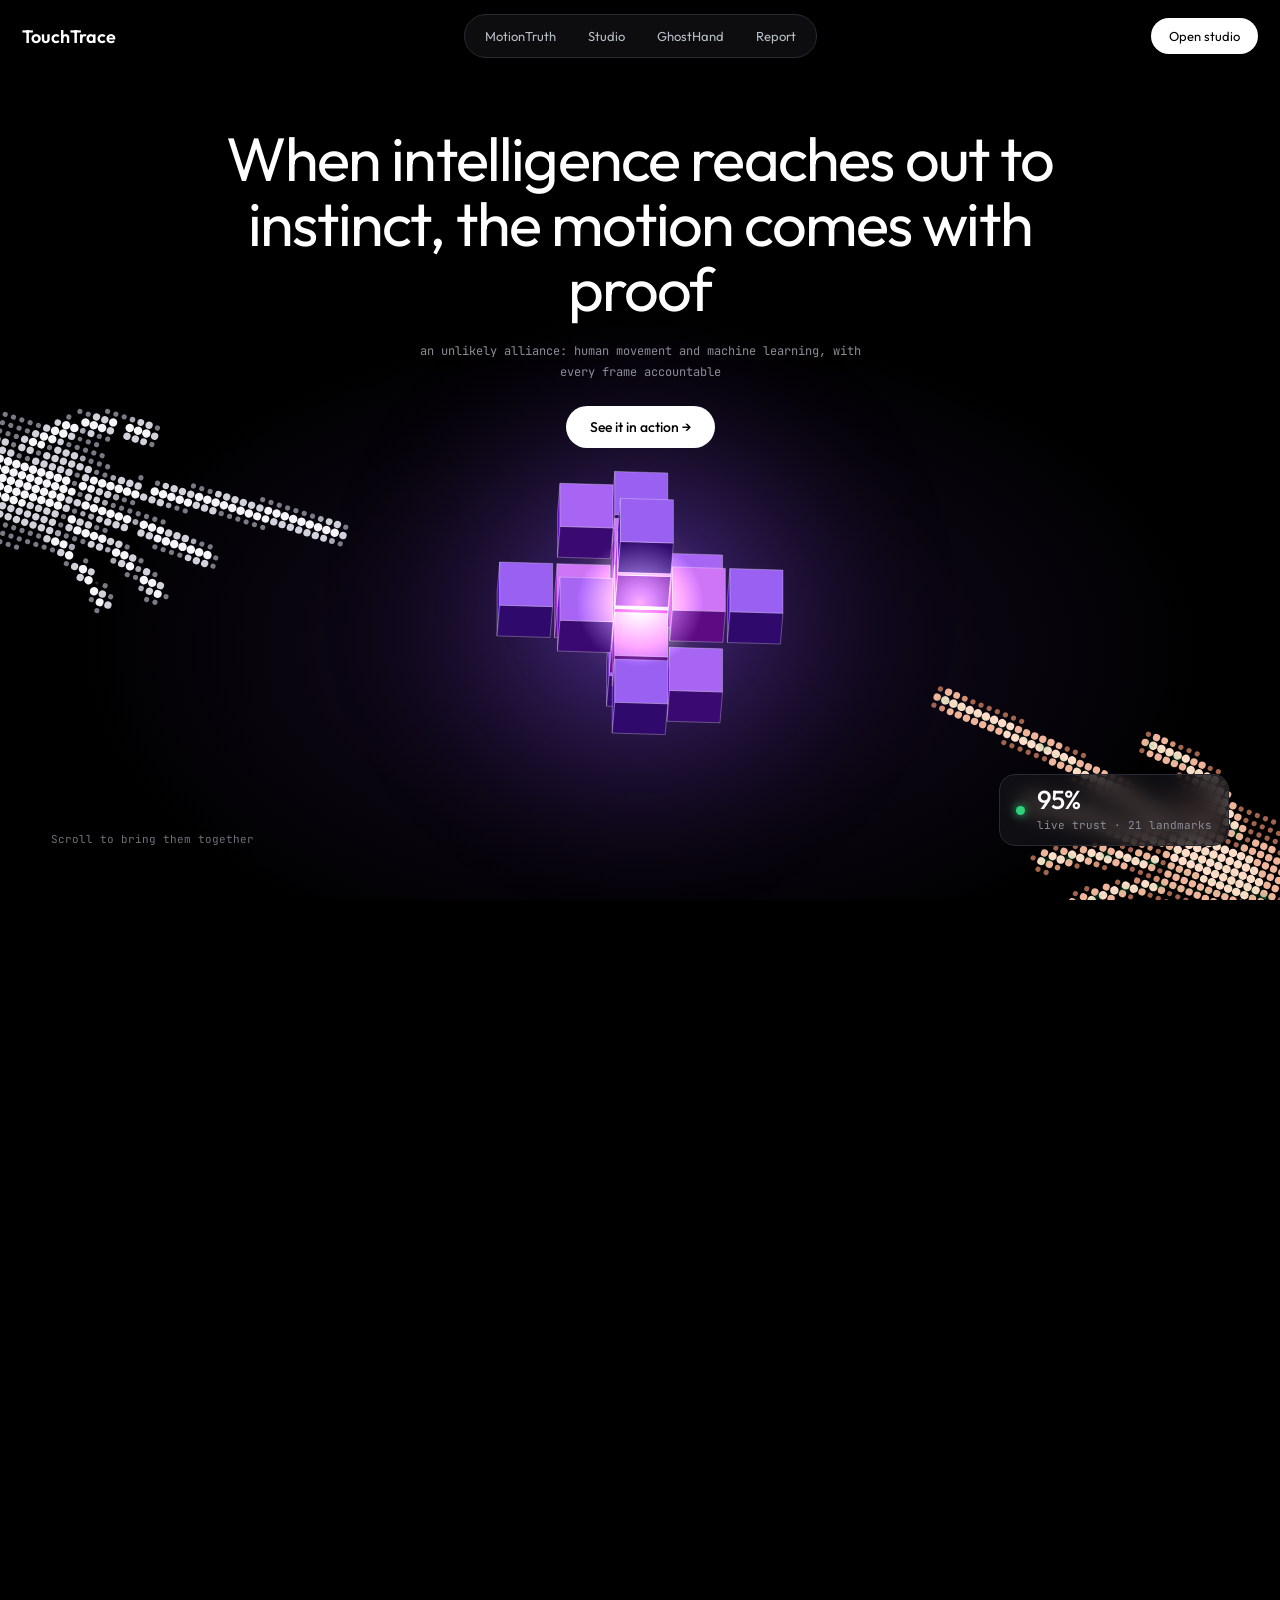
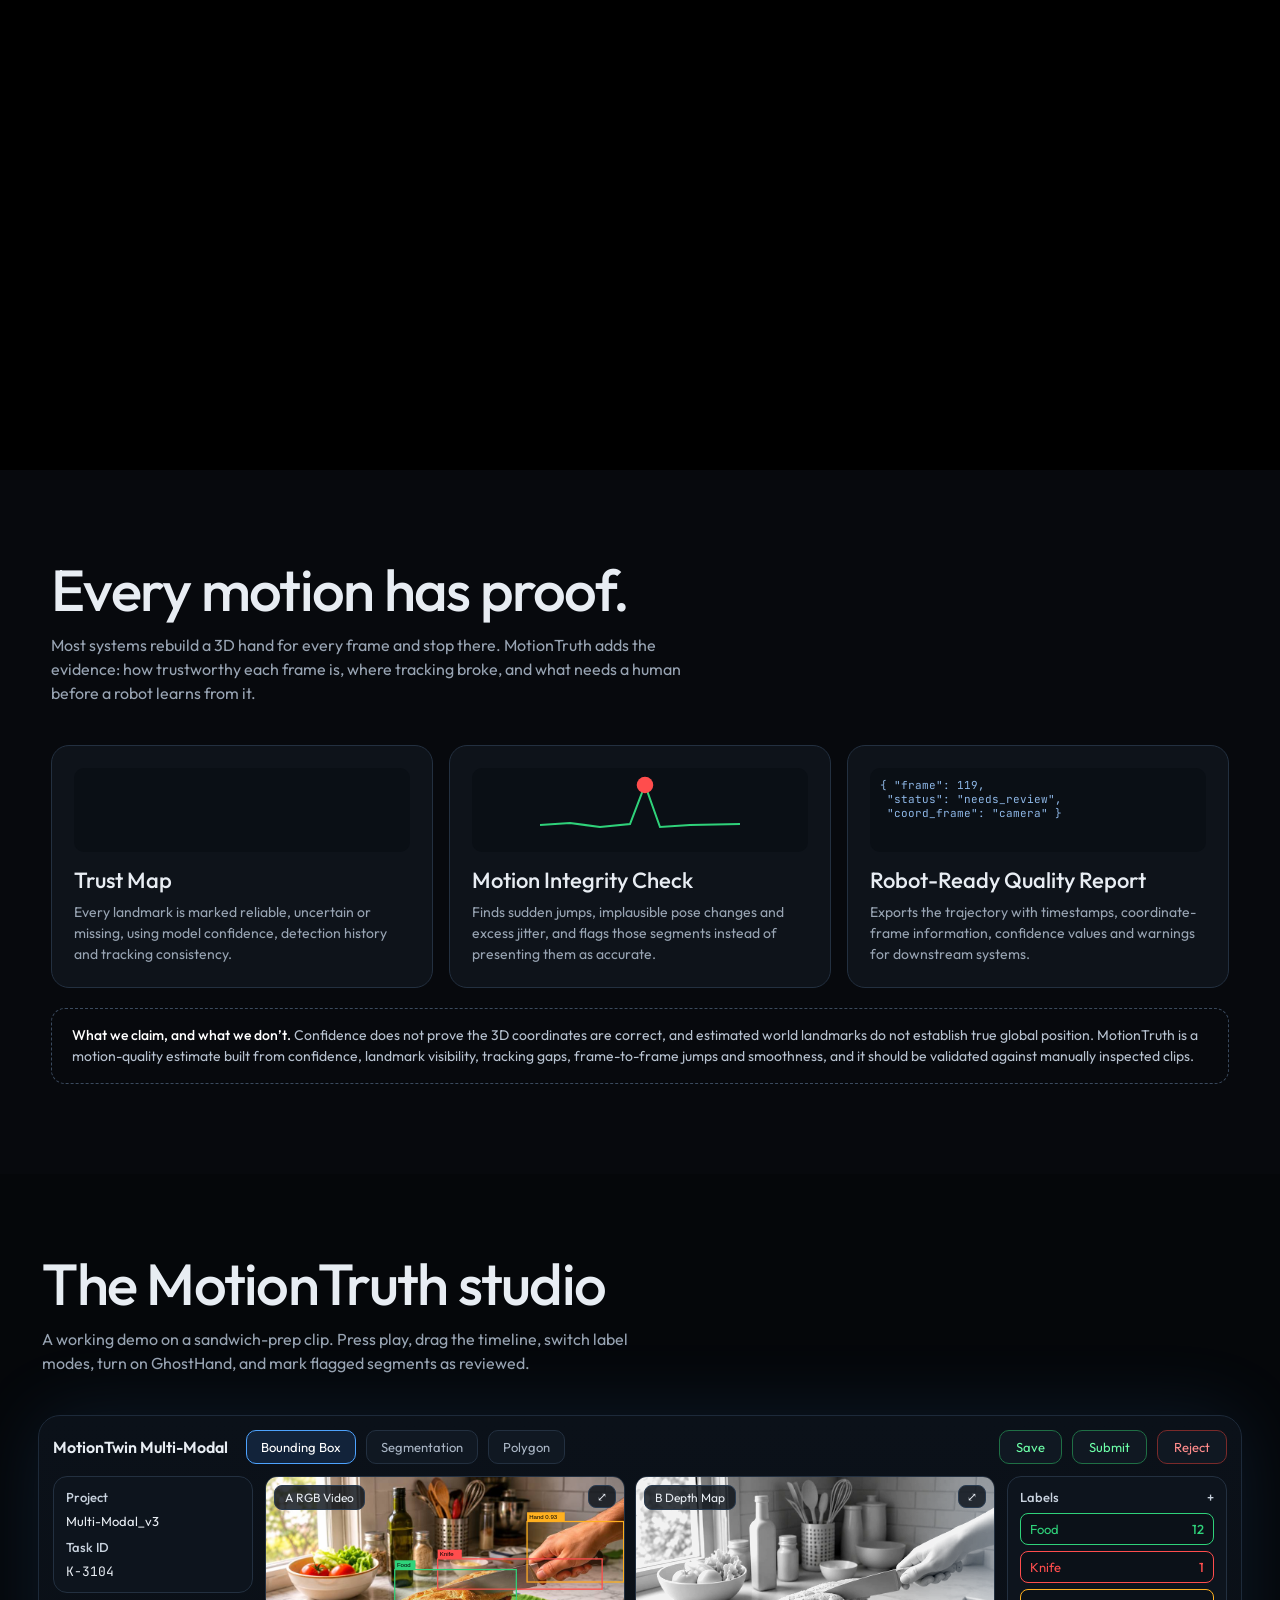
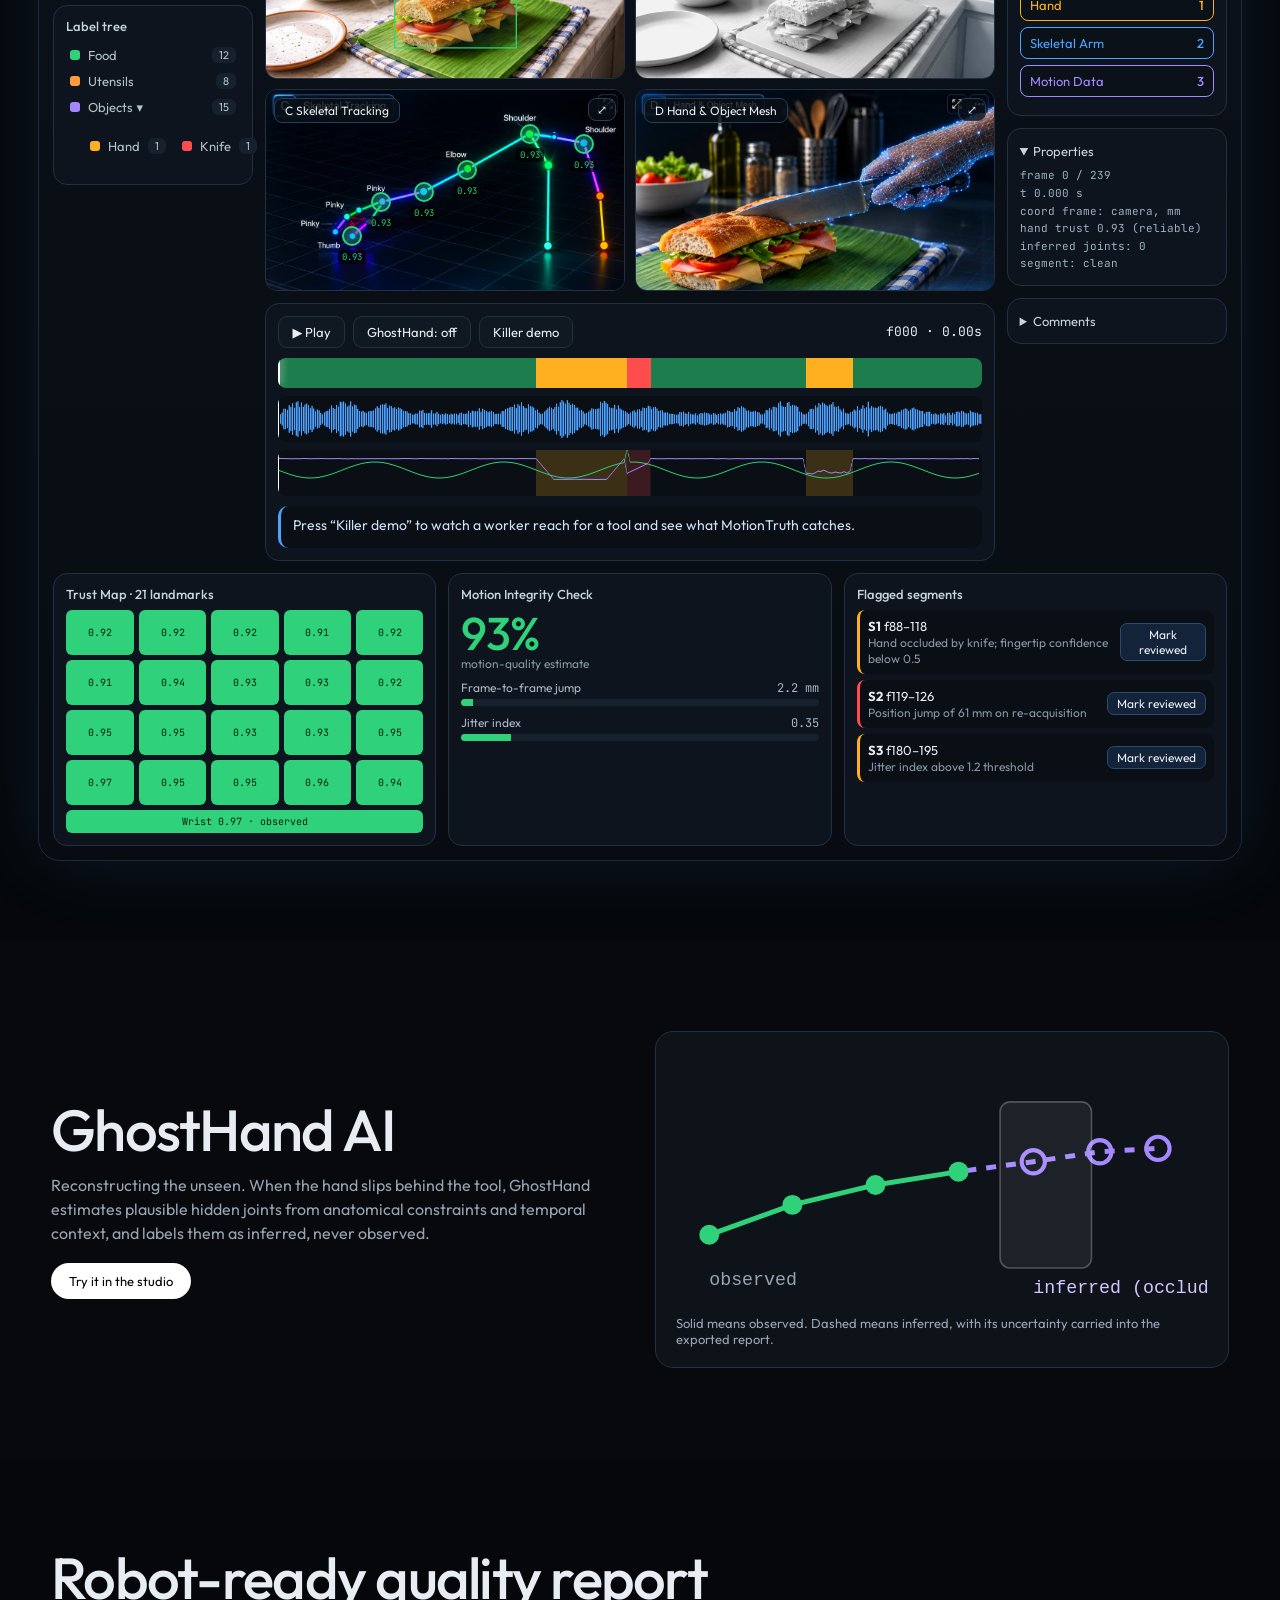
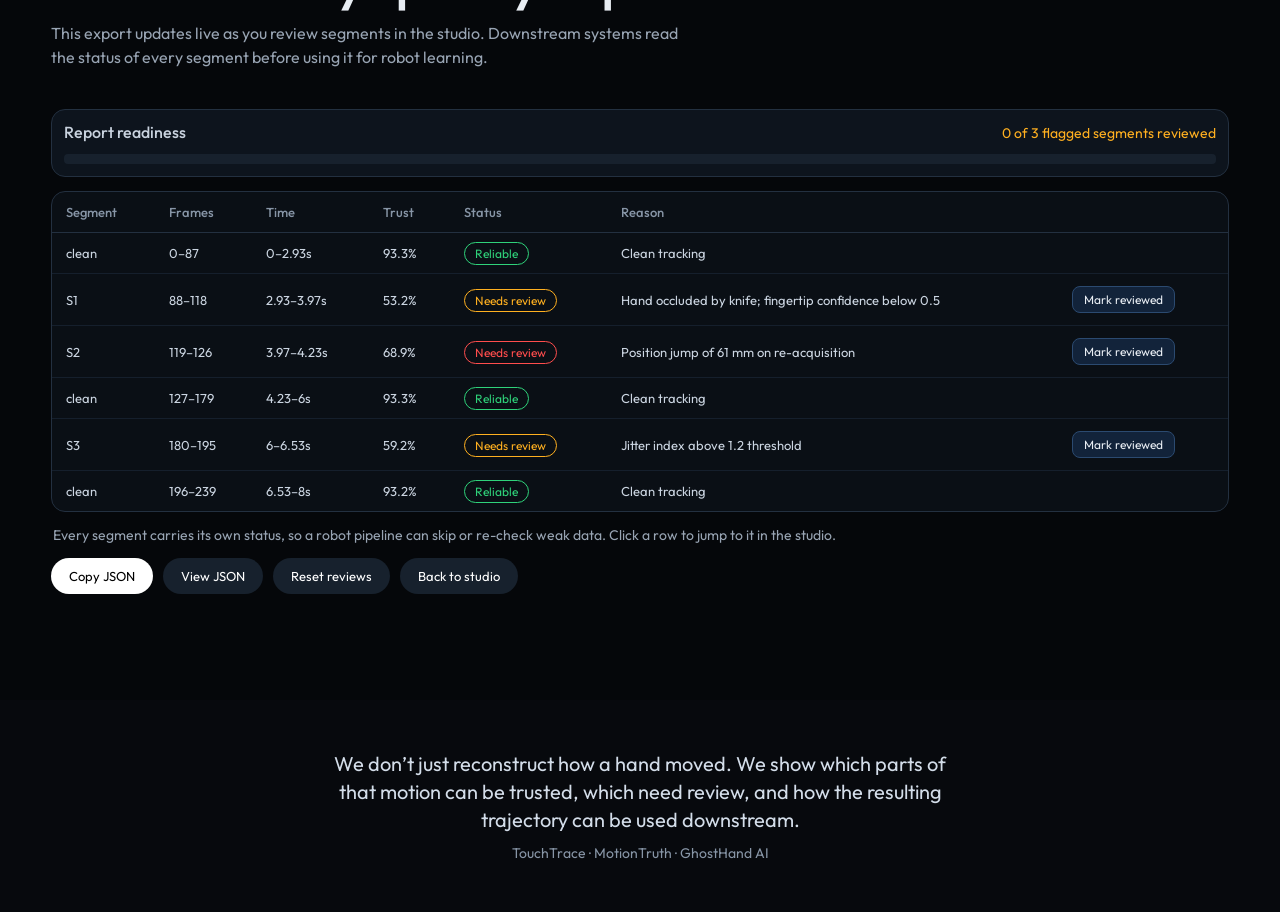
<file: index.html>
<!DOCTYPE html>
<html lang="en"><head><meta charset="utf-8">
<meta name="viewport" content="width=device-width, initial-scale=1, viewport-fit=cover">
<title>TouchTrace — Every motion has proof</title>
<link href="https://fonts.googleapis.com/css2?family=Outfit:wght@300;400;500;600&family=JetBrains+Mono:wght@400;500&display=swap" rel="stylesheet">
<style>
:root{--paper:#eceff1;--ink:#12161b;--mut:#6b7480;--night:#07090d;--panel:#0e131a;--line:#233040;--ok:#2fd27a;--unc:#ffb020;--bad:#ff4d4d;--ghost:#a587ff;--blue:#4da3ff;--f:'Outfit',system-ui,sans-serif;--m:'JetBrains Mono',ui-monospace,monospace;box-sizing:border-box;padding-top:env(safe-area-inset-top,0px);padding-bottom:env(safe-area-inset-bottom,0px);color-scheme:dark}
*{box-sizing:border-box}html{scroll-behavior:smooth;scroll-padding-top:70px}
body{margin:0;background:#000;color:#e8edf3;font-family:var(--f);overflow-x:hidden}
a{color:inherit;text-decoration:none}button{font:inherit;cursor:pointer;color:inherit}
:focus-visible{outline:2px solid var(--blue);outline-offset:2px}
.nav{position:fixed;top:env(safe-area-inset-top,0px);left:0;right:0;z-index:30;display:grid;grid-template-columns:1fr auto 1fr;align-items:center;gap:18px;padding:14px 22px}
.nav b{font-weight:600;font-size:18px;color:#fff}.nav nav{display:flex;gap:2px;background:rgba(18,18,22,.72);border:1px solid #2a2a31;backdrop-filter:blur(12px);padding:5px;border-radius:99px}
.nav nav a{padding:8px 15px;border-radius:99px;font-size:13px;color:#b8bcc6}.nav nav a:hover{background:#26262d;color:#fff}
.pill{background:#fff;color:#000;padding:10px 18px;border-radius:99px;font-size:13px;display:inline-block;border:0}.nav .pill{justify-self:end}
@media(max-width:720px){.nav nav{display:none}.nav{grid-template-columns:1fr auto}}
#hero{height:230vh;position:relative;background:#000}.stick{position:sticky;top:0;height:100vh;overflow:hidden;background:radial-gradient(55% 45% at 50% 72%,#1a0d2e 0,#07040c 55%,#000 80%)}
#hc{position:absolute;inset:0;width:100%;height:100%}
.head{position:absolute;left:0;right:0;top:14vh;text-align:center;padding:0 20px;z-index:2}
h1{margin:0 auto;font-weight:400;font-size:clamp(30px,4.8vw,64px);letter-spacing:-.03em;line-height:1.06;color:#fff;max-width:880px}
.head .mono{margin:20px auto 0;max-width:460px;color:#8d8d99;font-family:var(--m);font-size:12px;line-height:1.7}
.see{display:inline-block;margin-top:24px;background:#fff;color:#000;border-radius:99px;padding:12px 24px;font-size:14px;font-weight:500}.see:hover{background:#e3d9ff}
.hint{position:absolute;left:4vw;bottom:6vh;font-family:var(--m);font-size:11px;color:#6f6f7c;z-index:2}
.live{position:absolute;right:4vw;bottom:6vh;z-index:2;display:flex;gap:12px;align-items:center;background:rgba(20,20,26,.7);border:1px solid #2a2a33;backdrop-filter:blur(10px);border-radius:16px;padding:12px 16px}
.live b{font-size:26px;font-weight:500;letter-spacing:-.03em;display:block;line-height:1}.live small{color:#8d8d99;font-size:11px;font-family:var(--m)}
.live .d{width:9px;height:9px;border-radius:50%;background:var(--ok);box-shadow:0 0 10px var(--ok)}
@media(max-width:720px){.hint{display:none}.live{left:50%;right:auto;translate:-50% 0}}
section.dk{background:var(--night);color:#e8edf3;padding:90px 4vw}
.wrap{max-width:1240px;margin:0 auto}
h2{font-weight:500;font-size:clamp(30px,4.6vw,58px);letter-spacing:-.03em;margin:0 0 14px;line-height:1.02}
.lead{color:#98a4b3;max-width:640px;line-height:1.5;margin:0 0 40px}
.cards{display:grid;grid-template-columns:repeat(auto-fit,minmax(260px,1fr));gap:16px}
.card{background:var(--panel);border:1px solid var(--line);border-radius:18px;padding:22px}
.card h3{margin:14px 0 8px;font-weight:500;font-size:22px}.card p{margin:0;color:#98a4b3;font-size:14px;line-height:1.5}
.mini{height:84px;border-radius:10px;background:#0a0f15;display:flex;align-items:center;justify-content:center;gap:6px;overflow:hidden;position:relative}
.mini i{width:14px;height:14px;border-radius:4px;display:block;animation:tw 2.4s infinite}
@keyframes tw{0%,100%{background:var(--ok)}40%{background:var(--ok)}55%{background:var(--bad)}75%{background:var(--unc)}}
.claim{margin-top:20px;border:1px dashed #3a4a5e;border-radius:14px;padding:16px 20px;color:#b7c2d0;font-size:14px;line-height:1.5}
.claim b{color:#fff;font-weight:500}
/* studio */
#studio{background:#05070a;color:#e8edf3;padding:80px 3vw}
.app{max-width:1320px;margin:0 auto;border:1px solid #1d2a3a;border-radius:22px;background:linear-gradient(#0b1119,#080c12);padding:14px;box-shadow:0 0 80px rgba(77,163,255,.12)}
.bar{display:flex;flex-wrap:wrap;gap:10px;align-items:center;margin-bottom:12px}
.bar .t{font-weight:600;margin-right:8px}.tab{background:#101822;border:1px solid var(--line);border-radius:10px;padding:8px 14px;font-size:13px;color:#aab6c5}.tab.on{border-color:var(--blue);color:#fff;background:#12233a}
.sp{flex:1}.act{border-radius:10px;padding:8px 16px;font-size:13px;border:1px solid var(--line);background:#101822}
.act.s{border-color:#1f6f45;color:#6dffa8}.act.r{border-color:#7a2a2a;color:#ff8c8c}
.grid{display:grid;grid-template-columns:200px 1fr 220px;gap:12px}
@media(max-width:1000px){.grid{grid-template-columns:1fr}}
.side{display:flex;flex-direction:column;gap:12px}
.box{background:#0d141d;border:1px solid var(--line);border-radius:14px;padding:12px;font-size:13px}
.box h4{margin:0 0 8px;font-weight:500;font-size:13px;color:#c8d2de}
.lt div{display:flex;align-items:center;gap:8px;padding:5px 4px;color:#b4c0cd}.lt .c{margin-left:auto;background:#17212d;border-radius:6px;padding:1px 7px;font-size:11px}
.dot{width:10px;height:10px;border-radius:3px;display:inline-block}
.lab{display:flex;align-items:center;gap:8px;border-radius:8px;padding:7px 9px;margin-bottom:6px;border:1px solid;font-size:13px;background:#0b1118;cursor:pointer;user-select:none}
.lab.off{opacity:.35}.lab b{margin-left:auto;font-weight:500}
.panels{display:grid;grid-template-columns:1fr 1fr;gap:10px}@media(max-width:640px){.panels{grid-template-columns:1fr}}
.pn{position:relative;aspect-ratio:16/9;border-radius:12px;overflow:hidden;border:1px solid var(--line);background:#000}
.pn img{width:100%;height:100%;object-fit:cover;display:block}
.pn .tag{position:absolute;left:8px;top:8px;background:rgba(10,16,24,.82);border:1px solid #2b3d52;border-radius:8px;padding:4px 10px;font-size:12px;z-index:3}
.pn .ex{position:absolute;right:8px;top:8px;z-index:3;background:rgba(10,16,24,.82);border:1px solid #2b3d52;border-radius:8px;padding:3px 8px;font-size:12px}
.pn.big{position:fixed;inset:5vh 5vw;z-index:50;aspect-ratio:auto;box-shadow:0 0 0 100vmax rgba(0,0,0,.8)}
.pn svg.ov{position:absolute;inset:0;width:100%;height:100%;z-index:2}
.pn.amb{box-shadow:inset 0 0 0 2px var(--unc)}.pn.rv{box-shadow:inset 0 0 0 2px var(--bad)}
#pB img{filter:contrast(1.25) brightness(.95)}#pB::after{content:"";position:absolute;inset:0;background:linear-gradient(100deg,transparent 30%,rgba(77,163,255,.35) 50%,transparent 70%);background-size:250% 100%;animation:sw 3.2s linear infinite;mix-blend-mode:screen}
@keyframes sw{from{background-position:130% 0}to{background-position:-130% 0}}
#pC img,#pD img{filter:saturate(1.1)}#pD::after{content:"";position:absolute;left:0;right:0;height:2px;background:var(--blue);box-shadow:0 0 14px var(--blue);animation:scan 3s ease-in-out infinite}
@keyframes scan{0%,100%{top:8%}50%{top:92%}}
.nd{position:absolute;width:20px;height:20px;border-radius:50%;translate:-50% -50%;border:2px solid;z-index:2;display:flex;align-items:center;justify-content:center}
.nd::after{content:"";width:100%;height:100%;border-radius:50%;border:2px solid inherit;position:absolute;animation:pl 1.6s infinite}
@keyframes pl{from{scale:1;opacity:.8}to{scale:2.2;opacity:0}}
.nd small{position:absolute;top:22px;font-family:var(--m);font-size:9px;background:#000a;padding:1px 4px;border-radius:4px;white-space:nowrap}
.gb{position:absolute;left:8px;bottom:8px;z-index:3;font-size:11px;font-family:var(--m);padding:3px 8px;border-radius:6px;background:#1b1235;border:1px dashed var(--ghost);color:#d4c6ff;display:none}
.tl{margin-top:12px;background:#0d141d;border:1px solid var(--line);border-radius:14px;padding:12px}
.ctl{display:flex;gap:8px;align-items:center;flex-wrap:wrap;margin-bottom:10px;font-size:13px}
.ctl button{background:#101822;border:1px solid var(--line);border-radius:9px;padding:7px 13px}.ctl .on{border-color:var(--ghost);color:#d4c6ff}
.tr{position:relative;height:30px;border-radius:8px;overflow:hidden;display:flex;cursor:pointer}
.tr div{height:100%}.ok{background:#1e7d4d}.unc{background:var(--unc)}.rev{background:var(--bad)}.rvd{background:var(--blue)}
#ph{position:absolute;top:-3px;bottom:-3px;width:2px;background:#fff;box-shadow:0 0 8px #fff;pointer-events:none}
canvas.w{width:100%;height:46px;display:block;margin-top:8px;background:#0a0f15;border-radius:8px}
.cap{margin-top:10px;min-height:42px;border-radius:10px;background:#0a0f15;border-left:3px solid var(--blue);padding:10px 12px;font-size:14px;color:#cfe0f5}
.insp{display:grid;grid-template-columns:repeat(auto-fit,minmax(280px,1fr));gap:12px;margin-top:12px}
.tm{display:grid;grid-template-columns:repeat(5,1fr);gap:5px}
.tm i{aspect-ratio:1.5;border-radius:6px;font-style:normal;font-family:var(--m);font-size:10px;display:flex;align-items:center;justify-content:center;color:#021;transition:background .15s}
.tm i.w{grid-column:1/-1;aspect-ratio:auto;padding:5px}
.tm .inf{background:#241a45!important;border:1px dashed var(--ghost);color:#d4c6ff}
.big-n{font-size:46px;font-weight:500;letter-spacing:-.03em;line-height:1}.met{margin:9px 0;font-size:12px;color:#aab6c5}
.mb{height:7px;border-radius:4px;background:#17212d;margin-top:4px;overflow:hidden}.mb i{display:block;height:100%;background:var(--ok);transition:width .15s,background .15s}
.wl{list-style:none;margin:0;padding:0;font-size:13px}.wl li{display:flex;gap:8px;align-items:center;padding:8px;border-radius:8px;background:#0a0f15;margin-bottom:6px;border-left:3px solid}
.wl button{margin-left:auto;background:#12233a;border:1px solid #2b4a70;border-radius:7px;padding:3px 9px;font-size:12px}
details summary{cursor:pointer;color:#c8d2de;padding:2px 0}
.rdyb{margin-bottom:14px;font-size:14px}.tw{overflow-x:auto;border:1px solid var(--line);border-radius:14px;background:#0a0f15}
#rt{width:100%;border-collapse:collapse;font-size:13px;min-width:700px}#rt th{text-align:left;font-weight:500;color:#8795a6;padding:12px 14px;border-bottom:1px solid var(--line)}#rt td{padding:12px 14px;border-bottom:1px solid #151f2c;color:#cbd5e1;vertical-align:middle}#rt tr[data-f]{cursor:pointer}#rt tr[data-f]:hover td{background:#0f1823}#rt tr:last-child td{border-bottom:0}
.bd{border:1px solid;border-radius:99px;padding:3px 10px;font-size:12px;white-space:nowrap}#rt button{background:#12233a;border:1px solid #2b4a70;border-radius:8px;padding:5px 11px;font-size:12px;color:#e8edf3}
.note{color:#98a4b3;font-size:14px;margin:14px 2px}.rb{display:flex;gap:10px;flex-wrap:wrap;margin-bottom:16px}.gh2{background:#17212d;color:#fff}
*{scrollbar-width:thin;scrollbar-color:#2b3d52 #0a0f15}::-webkit-scrollbar{width:10px;height:10px}::-webkit-scrollbar-thumb{background:#2b3d52;border-radius:8px}::-webkit-scrollbar-track{background:#0a0f15}
pre{margin:0;background:#080c12;border:1px solid var(--line);border-radius:14px;padding:16px;font-family:var(--m);font-size:12px;line-height:1.55;overflow:auto;max-height:420px;color:#b9d4f2}
.gh{display:grid;grid-template-columns:1fr 1fr;gap:30px;align-items:center}@media(max-width:860px){.gh{grid-template-columns:1fr}}
.ghv{border-radius:18px;background:var(--panel);border:1px solid var(--line);padding:20px}
.toast{position:fixed;left:50%;bottom:calc(24px + env(safe-area-inset-bottom,0px));translate:-50% 20px;background:#fff;color:#111;padding:12px 18px;border-radius:12px;font-size:14px;opacity:0;transition:.3s;z-index:60;pointer-events:none;max-width:90vw}
.toast.on{opacity:1;translate:-50% 0}
footer{padding:50px 4vw;text-align:center;background:var(--night);color:#8795a6;font-size:14px}footer p{max-width:620px;margin:0 auto 10px;color:#d3dde9;font-size:20px;line-height:1.4}
@media(prefers-reduced-motion:reduce){*{animation:none!important}}
</style></head><body>
<header class="nav"><b>TouchTrace</b><nav><a href="#usp">MotionTruth</a><a href="#studio">Studio</a><a href="#ghost">GhostHand</a><a href="#report">Report</a></nav><a class="pill" id="openWorkbench" href="#studio">Open studio</a></header>

<section id="hero"><div class="stick">
<canvas id="hc" aria-label="A robot hand and a human hand reaching toward a glowing core"></canvas>
<div class="head"><h1>When intelligence reaches out to instinct, the motion comes with proof</h1><p class="mono">an unlikely alliance: human movement and machine learning, with every frame accountable</p><a class="see" href="#studio" id="demoBtn">See it in action →</a></div>
<div class="hint">Scroll to bring them together</div>
<div class="live"><span class="d" id="ld"></span><div><b id="lt">96%</b><small id="ls">live trust · 21 landmarks</small></div></div>
</div></section>

<section class="dk" id="usp"><div class="wrap">
<h2>Every motion has proof.</h2>
<p class="lead">Most systems rebuild a 3D hand for every frame and stop there. MotionTruth adds the evidence: how trustworthy each frame is, where tracking broke, and what needs a human before a robot learns from it.</p>
<div class="cards">
<div class="card"><div class="mini" id="m1"></div><h3>Trust Map</h3><p>Every landmark is marked reliable, uncertain or missing, using model confidence, detection history and tracking consistency.</p></div>
<div class="card"><div class="mini"><svg viewBox="0 0 200 70" width="200" height="70"><polyline fill="none" stroke="#2fd27a" stroke-width="2" points="0,50 30,48 60,52 90,49 105,10 120,52 150,50 200,49"><animate attributeName="stroke-dashoffset" from="300" to="0" dur="2.5s" repeatCount="indefinite"/></polyline><circle cx="105" cy="10" r="5" fill="#ff4d4d"><animate attributeName="r" values="4;9;4" dur="1.4s" repeatCount="indefinite"/></circle></svg></div><h3>Motion Integrity Check</h3><p>Finds sudden jumps, implausible pose changes and excess jitter, and flags those segments instead of presenting them as accurate.</p></div>
<div class="card"><div class="mini" style="font-family:var(--m);font-size:11px;color:#8fb8e8;text-align:left;padding:10px;display:block">{ "frame": 119,<br>&nbsp;"status": "needs_review",<br>&nbsp;"coord_frame": "camera" }</div><h3>Robot-Ready Quality Report</h3><p>Exports the trajectory with timestamps, coordinate-frame information, confidence values and warnings for downstream systems.</p></div>
</div>
<div class="claim"><b>What we claim, and what we don’t.</b> Confidence does not prove the 3D coordinates are correct, and estimated world landmarks do not establish true global position. MotionTruth is a motion-quality estimate built from confidence, landmark visibility, tracking gaps, frame-to-frame jumps and smoothness, and it should be validated against manually inspected clips.</div>
</div></section>

<section id="studio"><div class="wrap" style="max-width:1320px"><h2 style="padding:0 4px">The MotionTruth studio</h2><p class="lead" style="padding:0 4px">A working demo on a sandwich-prep clip. Press play, drag the timeline, switch label modes, turn on GhostHand, and mark flagged segments as reviewed.</p></div>
<div class="app">
<div class="bar"><span class="t">MotionTwin Multi-Modal</span><button class="tab on" data-m="box">Bounding Box</button><button class="tab" data-m="seg">Segmentation</button><button class="tab" data-m="poly">Polygon</button><span class="sp"></span><button class="act s" id="bSave">Save</button><button class="act s" id="bSub">Submit</button><button class="act r" id="bRej">Reject</button></div>
<div class="grid">
<div class="side"><div class="box"><h4>Project</h4>Multi-Modal_v3<h4 style="margin-top:10px">Task ID</h4><span style="font-family:var(--m)">K-3104</span></div>
<div class="box lt"><h4>Label tree</h4><div><span class="dot" style="background:#2fd27a"></span>Food<span class="c">12</span></div><div><span class="dot" style="background:#ff9a3d"></span>Utensils<span class="c">8</span></div><div id="ob" style="cursor:pointer"><span class="dot" style="background:#a587ff"></span>Objects ▾<span class="c">15</span></div><div class="sub" style="padding-left:20px"><div><span class="dot" style="background:#ffb020"></span>Hand<span class="c">1</span></div><div><span class="dot" style="background:#ff4d4d"></span>Knife<span class="c">1</span></div><div><span class="dot" style="background:#4da3ff"></span>Skeletal Arm<span class="c">2</span></div></div></div></div>
<div><div class="panels">
<div class="pn" id="pA"><span class="tag">A  RGB Video</span><button class="ex">⤢</button><img src="[data-uri]" alt="Hand slicing a baguette sandwich"><svg class="ov" id="ov" viewBox="0 0 100 56.25" preserveAspectRatio="none"></svg></div>
<div class="pn" id="pB"><span class="tag">B  Depth Map</span><button class="ex">⤢</button><img src="[data-uri]" alt="Depth map of the scene"></div>
<div class="pn" id="pC"><span class="tag">C  Skeletal Tracking</span><button class="ex">⤢</button><img src="[data-uri]" alt="Skeletal tracking of arm and hand"><div id="nodes"></div><div class="gb">GhostHand: inferred joints</div></div>
<div class="pn" id="pD"><span class="tag">D  Hand &amp; Object Mesh</span><button class="ex">⤢</button><img src="[data-uri]" alt="Hand and object mesh"><div class="gb" id="gD">GhostHand: inferred pose</div></div>
</div>
<div class="tl"><div class="ctl"><button id="play">▶ Play</button><button id="ghost">GhostHand: off</button><button id="demo">Killer demo</button><span id="tc" style="font-family:var(--m);margin-left:auto">f000 · 0.00s</span></div>
<div class="tr" id="tr"><div id="ph"></div></div>
<canvas class="w" id="wf" width="1200" height="46"></canvas><canvas class="w" id="md" width="1200" height="46"></canvas>
<div class="cap" id="cap">Press “Killer demo” to watch a worker reach for a tool and see what MotionTruth catches.</div></div></div>
<div class="side"><div class="box"><h4>Labels <span style="float:right">+</span></h4><div id="labs"></div></div>
<div class="box"><details open><summary>Properties</summary><div id="props" style="font-family:var(--m);font-size:11px;color:#9fb0c4;line-height:1.6;margin-top:6px"></div></details></div>
<div class="box"><details><summary>Comments</summary><div id="cm" style="margin:8px 0;font-size:12px;color:#aab6c5"></div><input id="ci" placeholder="Comment on this frame" style="width:100%;background:#0a0f15;border:1px solid var(--line);border-radius:8px;padding:7px;color:#fff;font:inherit;font-size:12px"></details></div></div>
</div>
<div class="insp">
<div class="box"><h4>Trust Map · 21 landmarks</h4><div class="tm" id="tm"></div></div>
<div class="box"><h4>Motion Integrity Check</h4><div class="big-n" id="score">96%</div><div style="color:#8795a6;font-size:12px">motion-quality estimate</div>
<div class="met">Frame-to-frame jump <span id="jv" style="float:right;font-family:var(--m)"></span><div class="mb"><i id="jb"></i></div></div><div class="met">Jitter index <span id="iv" style="float:right;font-family:var(--m)"></span><div class="mb"><i id="ib"></i></div></div></div>
<div class="box"><h4>Flagged segments</h4><ul class="wl" id="wl"></ul></div>
</div></div></section>

<section class="dk" id="ghost"><div class="wrap gh"><div><h2>GhostHand AI</h2><p class="lead" style="margin-bottom:18px">Reconstructing the unseen. When the hand slips behind the tool, GhostHand estimates plausible hidden joints from anatomical constraints and temporal context, and labels them as inferred, never observed.</p><button class="pill" id="ghBtn">Try it in the studio</button></div>
<div class="ghv"><svg viewBox="0 0 320 150" width="100%"><g stroke-width="3" fill="none"><polyline stroke="#2fd27a" points="20,110 70,92 120,80 170,72"/><polyline stroke="#a587ff" stroke-dasharray="6 6" points="170,72 215,66 255,60 290,58"><animate attributeName="stroke-dashoffset" to="-24" dur="1s" repeatCount="indefinite"/></polyline></g><g fill="#2fd27a"><circle cx="20" cy="110" r="6"/><circle cx="70" cy="92" r="6"/><circle cx="120" cy="80" r="6"/><circle cx="170" cy="72" r="6"/></g><g fill="none" stroke="#a587ff" stroke-width="2.5"><circle cx="215" cy="66" r="7"/><circle cx="255" cy="60" r="7"/><circle cx="290" cy="58" r="7"/></g><rect x="195" y="30" width="55" height="100" rx="6" fill="#ffffff10" stroke="#ffffff40"/><text x="20" y="140" fill="#98a4b3" font-size="11" font-family="monospace">observed</text><text x="215" y="145" fill="#d4c6ff" font-size="11" font-family="monospace">inferred (occluded)</text></svg><p style="color:#98a4b3;font-size:13px;margin:10px 0 0">Solid means observed. Dashed means inferred, with its uncertainty carried into the exported report.</p></div></div></section>

<section class="dk" id="report" style="background:#05070a"><div class="wrap"><h2>Robot-ready quality report</h2><p class="lead">This export updates live as you review segments in the studio. Downstream systems read the status of every segment before using it for robot learning.</p>
<div class="box rdyb"><div style="display:flex;justify-content:space-between;align-items:baseline;gap:10px;flex-wrap:wrap"><h4 style="font-size:16px;margin:0">Report readiness</h4><span id="rdy"></span></div><div class="mb" style="height:10px;margin:12px 0 0"><i id="rbar" style="width:0"></i></div></div><div class="tw"><table id="rt"></table></div><p class="note">Every segment carries its own status, so a robot pipeline can skip or re-check weak data. Click a row to jump to it in the studio.</p><div class="rb"><button class="pill" id="cp">Copy JSON</button><button class="pill gh2" id="vj">View JSON</button><button class="pill gh2" id="rs">Reset reviews</button><a class="pill gh2" href="#studio">Back to studio</a></div><pre id="json" hidden></pre></div></section>
<footer><p>We don’t just reconstruct how a hand moved. We show which parts of that motion can be trusted, which need review, and how the resulting trajectory can be used downstream.</p>TouchTrace · MotionTruth · GhostHand AI</footer>
<div class="toast" id="toast"></div>

<script>
const $=s=>document.querySelector(s),$$=s=>[...document.querySelectorAll(s)],clamp=(v,a,b)=>Math.min(b,Math.max(a,v));
const RM=matchMedia('(prefers-reduced-motion:reduce)').matches;
/* ---------- HERO: dotted robot + human hands around a glowing core ---------- */
const cv=$('#hc'),cx=cv.getContext('2d');let W,H,DPR;
const arm=[[-40,208],[190,168]],pal=[[215,160],[262,154]];
const fing=[[[285,142],[335,133],[400,122],[488,116]],[[290,158],[335,160],[372,164],[396,168]],[[285,175],[322,184],[348,196],[366,206]],[[272,190],[298,203],[316,217],[330,228]],[[232,128],[266,98],[298,90],[322,88]]];
const fw=[22,21,20,17,23];
function tube(g,p,w){g.beginPath();p.forEach((q,i)=>i?g.lineTo(q[0],q[1]):g.moveTo(q[0],q[1]));[[1,'#7a7a7a'],[.66,'#d0d0d0'],[.3,'#fff']].forEach(([k,c])=>{g.lineWidth=w*k;g.strokeStyle=c;g.stroke()})}
function makeHand(robot){const c=document.createElement('canvas');c.width=560;c.height=300;const g=c.getContext('2d');g.lineCap='round';g.lineJoin='round';
tube(g,arm,86);tube(g,pal,104);fing.forEach((f,i)=>tube(g,f,fw[i]));
if(robot){g.strokeStyle='#000';g.lineWidth=3;fing.forEach((f,i)=>{for(let j=1;j<f.length-1;j++){const a=f[j-1],b=f[j+1],dx=b[0]-a[0],dy=b[1]-a[1],l=Math.hypot(dx,dy),nx=-dy/l*fw[i]*.55,ny=dx/l*fw[i]*.55;g.beginPath();g.moveTo(f[j][0]-nx,f[j][1]-ny);g.lineTo(f[j][0]+nx,f[j][1]+ny);g.stroke()}});g.beginPath();g.moveTo(186,128);g.lineTo(194,208);g.stroke()}
const d=g.getImageData(0,0,560,300).data,out=[];
for(let y=4;y<300;y+=7)for(let x=4;x<560;x+=7){const l=d[(y*560+x)*4]/255,a=d[(y*560+x)*4+3]/255;if(a>.5&&l>.1)out.push([x,y,3.4*(.25+.75*l),Math.min(5,Math.floor(l*6))])}
return out}
const hands=[makeHand(false),makeHand(true)];
const cols=[['#3a1d16','#6b3a2c','#a2644c','#d28f72','#efb59b','#ffddc9'],['#2a2a30','#4a4a54','#7a7a86','#a9a9b6','#d2d2dc','#f6f6fa']];
const LM=[[190,168],[232,128],[266,98],[298,90],[322,88],[285,142],[335,133],[400,122],[488,116],[290,158],[335,160],[372,164],[396,168],[285,175],[322,184],[348,196],[366,206],[272,190],[298,203],[316,217],[330,228]];
const BONES=[[0,1],[1,2],[2,3],[3,4],[0,5],[5,6],[6,7],[7,8],[0,9],[9,10],[10,11],[11,12],[0,13],[13,14],[14,15],[15,16],[0,17],[17,18],[18,19],[19,20]];
/* glowing voxel asterisk */
const CUBES=[[0,0,0]];[[1,0,0],[-1,0,0],[0,1,0],[0,-1,0],[0,0,1],[0,0,-1]].forEach(d=>{for(let k=1;k<=2;k++)CUBES.push(d.map(v=>v*k))});[[1,1,1],[-1,-1,-1],[1,-1,1],[-1,1,-1]].forEach(c=>CUBES.push(c));
const CV=[[-1,-1,-1],[1,-1,-1],[1,1,-1],[-1,1,-1],[-1,-1,1],[1,-1,1],[1,1,1],[-1,1,1]];
const CF=[[0,1,2,3,[0,0,-1]],[4,5,6,7,[0,0,1]],[0,1,5,4,[0,-1,0]],[3,2,6,7,[0,1,0]],[0,3,7,4,[-1,0,0]],[1,2,6,5,[1,0,0]]];
function gem(g,x,y,u,t,k){const a=t/1500,ca=Math.cos(a),sa=Math.sin(a),cb=Math.cos(.62),sb=Math.sin(.62);
const rot=(X,Y,Z)=>{const x1=X*ca+Z*sa,z1=-X*sa+Z*ca;return[x1,Y*cb-z1*sb,Y*sb+z1*cb]};
const gl=g.createRadialGradient(x,y,0,x,y,u*5.5);gl.addColorStop(0,`rgba(255,200,240,${.6*k})`);gl.addColorStop(.25,`rgba(140,80,255,${.38*k})`);gl.addColorStop(1,'rgba(0,0,0,0)');g.fillStyle=gl;g.fillRect(x-u*6,y-u*6,u*12,u*12);
const L=CUBES.map(c=>({c,z:rot(...c)[2]})).sort((p,q)=>p.z-q.z);
L.forEach(({c})=>{const dist=Math.hypot(...c)/2.2,P=CV.map(v=>{const r=rot(c[0]+v[0]*.46,c[1]+v[1]*.46,c[2]+v[2]*.46);return[x+r[0]*u,y+r[1]*u]});
CF.forEach(f=>{const n=rot(...f[4]);if(n[2]<=0)return;const lit=Math.max(0,-n[0]*.3-n[1]*.6+n[2]*.7);g.fillStyle=`hsl(${300-dist*40} 85% ${22+48*lit+(1-dist)*10}%)`;g.strokeStyle='rgba(255,255,255,.28)';g.lineWidth=1;g.beginPath();f.slice(0,4).forEach((i,j)=>j?g.lineTo(P[i][0],P[i][1]):g.moveTo(P[i][0],P[i][1]));g.closePath();g.fill();g.stroke()})});
const co=g.createRadialGradient(x,y,0,x,y,u*1.1);co.addColorStop(0,`rgba(255,255,255,${.9*k})`);co.addColorStop(1,'rgba(255,255,255,0)');g.globalCompositeOperation='lighter';g.fillStyle=co;g.fillRect(x-u*1.2,y-u*1.2,u*2.4,u*2.4);g.globalCompositeOperation='source-over'}
function size(){DPR=Math.min(2,devicePixelRatio||1);W=cv.clientWidth;H=cv.clientHeight;cv.width=W*DPR;cv.height=H*DPR}
addEventListener('resize',size);size();
let t0=performance.now(),mx=0;addEventListener('pointermove',e=>mx=(e.clientX/innerWidth-.5));
function prog(){const sc=clamp(scrollY/(innerHeight*1.15),0,1);const e=RM?1:clamp((performance.now()-t0)/3400,0,1);return Math.max(sc,.6*(1-Math.pow(1-e,3)))}
function hero(now){const p=prog(),s=Math.min(1.25,W/820),cy=H*.67,gap=(1-p)*W*.36+W*.085,bob=Math.sin(now/900)*5,sp=clamp((p-.3)/.5,0,1);
cx.setTransform(DPR,0,0,DPR,0,0);cx.clearRect(0,0,W,H);
gem(cx,W/2,cy,Math.min(W,H)*.07*(.8+.2*p),now,.35+.65*sp);
let bad=false;
[0,1].forEach(h=>{const hum=h==0,tx=W/2+(hum?1:-1)*gap+mx*(hum?-18:18)*(1-p*.6),ty=cy+(hum?.11:-.08)*H+bob*(hum?-1:1);
cx.save();cx.translate(tx,ty);cx.rotate(hum?.38:.32);cx.scale(hum?-s:s,s);cx.translate(-488,-116);const cs=cols[h];let last=-1;
hands[h].forEach(([x,y,r,k])=>{if(k!==last){cx.fillStyle=cs[k];last=k}cx.beginPath();cx.arc(x,y,r,0,6.283);cx.fill()});
if(hum&&p>.55){cx.globalAlpha=clamp((p-.55)/.25,0,1);cx.lineWidth=1.6;cx.strokeStyle='rgba(47,210,122,.9)';BONES.forEach(([i,j])=>{cx.beginPath();cx.moveTo(LM[i][0],LM[i][1]);cx.lineTo(LM[j][0],LM[j][1]);cx.stroke()});
bad=Math.sin(now/500)>.2;LM.forEach((q,i)=>{const b=i==8&&bad;cx.fillStyle=b?'#ffb020':'#2fd27a';cx.beginPath();cx.arc(q[0],q[1],b?7:4,0,6.283);cx.fill()});cx.globalAlpha=1}
cx.restore()});
const live=p>.55&&bad;$('#lt').textContent=live?'71%':(96+Math.round(Math.sin(now/700)*2))+'%';$('#lt').style.color=live?COL2.unc:'#fff';$('#ls').textContent=live?'index tip uncertain · flagged':'live trust · 21 landmarks';$('#ld').style.background=live?COL2.unc:COL2.ok;
requestAnimationFrame(hero)}
const COL2={ok:'#2fd27a',unc:'#ffb020'};
requestAnimationFrame(hero);
/* ---------- DATA MODEL ---------- */
const FN=['Thumb','Index','Middle','Ring','Pinky'],JN=['MCP','PIP','DIP','Tip'],N=240,FPS=30;
const nz=(a,b)=>Math.abs((Math.sin(a*12.9898+b*78.233)*43758.5453)%1);
function conf(f,fi,ji){let c=.97-.015*ji-.03*nz(f,fi*4+ji);
if(f>=88&&f<=118){const d=Math.min(f-88,118-f,6)/6;c-=d*(fi==0?.3:.3+ji*.18)}
if(f>=119&&f<=126&&fi>0)c-=(126-f)/8*.35;
if(f>=180&&f<=195&&fi<3)c-=.3+.25*nz(f,fi);
return clamp(c,.05,.99)}
const jump=f=>f==119?61:f==120?14:2.2+1.2*Math.sin(f/5);
const jit=f=>(f>=180&&f<=195)?1.9+.3*Math.sin(f):.35+.1*Math.sin(f/3);
const trust=[],inferred=[];
for(let f=0;f<N;f++){let s=0,n=0,i=0;for(let a=0;a<5;a++)for(let b=0;b<4;b++){const c=conf(f,a,b);s+=c;if(c<.5)n++;}trust.push(s/20*100-(f>=119&&f<=126?12:0)-(f>=180&&f<=195?8:0));inferred.push(n)}
const SEG=[{a:0,b:87,k:'ok'},{a:88,b:118,k:'unc',id:'S1',why:'Hand occluded by knife; fingertip confidence below 0.5'},{a:119,b:126,k:'rev',id:'S2',why:'Position jump of 61 mm on re-acquisition'},{a:127,b:179,k:'ok'},{a:180,b:195,k:'unc',id:'S3',why:'Jitter index above 1.2 threshold'},{a:196,b:239,k:'ok'}];
const done={};let f=0,playing=false,ghost=false,mode='box',demo=false,last=0,acc=0;const hid=new Set();const cmts=[];
const st=c=>c>=.8?'ok':c>=.5?'unc':'bad',COL={ok:'#2fd27a',unc:'#ffb020',bad:'#ff4d4d'};
const segAt=x=>SEG.find(s=>x>=s.a&&x<=s.b);
/* timeline build */
$('#tr').insertAdjacentHTML('afterbegin',SEG.map(s=>`<div class="${s.k}" data-id="${s.id||''}" style="width:${(s.b-s.a+1)/N*100}%"></div>`).join(''));
const tmEl=$('#tm');tmEl.innerHTML=[3,2,1,0].map(j=>FN.map((n,i)=>`<i data-i="${i}" data-j="${j}"></i>`).join('')).join('')+'<i class="w" data-i="w"></i>';
$('#labs').innerHTML=[['Food',12,'#2fd27a'],['Knife',1,'#ff4d4d'],['Hand',1,'#ffb020'],['Skeletal Arm',2,'#4da3ff'],['Motion Data',3,'#a587ff']].map(([n,c,k])=>`<div class="lab" data-n="${n}" style="border-color:${k};color:${k}">${n}<b>${c}</b></div>`).join('');
$$('.lab').forEach(l=>l.onclick=()=>{const n=l.dataset.n;hid.has(n)?hid.delete(n):hid.add(n);l.classList.toggle('off');draw()});
$('#ob').onclick=()=>{const s=$('.sub');s.style.display=s.style.display=='none'?'':'none'};
/* waveform */
const wf=$('#wf').getContext('2d'),md=$('#md').getContext('2d');
function plots(){wf.clearRect(0,0,1200,46);wf.fillStyle='#4da3ff';for(let x=0;x<1200;x+=3){const u=x/5,a=(6+14*Math.abs(Math.sin(u*.21)*Math.sin(u*.037+1)))*(0.6+0.4*nz(x,3));wf.fillRect(x,23-a,2,a*2)}
md.clearRect(0,0,1200,46);SEG.forEach(s=>{if(s.k!='ok'){md.fillStyle=s.k=='rev'?'#ff4d4d33':'#ffb02033';md.fillRect(s.a/N*1200,0,(s.b-s.a+1)/N*1200,46)}});
[['#2fd27a',x=>20+8*Math.sin(x/7)+(x==119?-14:0)],['#a587ff',x=>46-trust[x]*.4]].forEach(([c,fn])=>{md.strokeStyle=c;md.beginPath();for(let x=0;x<N;x++){const X=x/N*1200;x?md.lineTo(X,fn(x)):md.moveTo(X,fn(x))}md.stroke()});
[wf,md].forEach(g=>{g.fillStyle='#fff';g.fillRect(f/N*1200,0,2,46)})}
/* overlay shapes (viewBox 100 x 56.25) */
const SH={Hand:{c:'#ffb020',b:[73,12,27,17],p:'74,14 100,10 100,26 88,30 80,29 74,22'},Knife:{c:'#ff4d4d',b:[48,23,46,8.5],p:'48,31 76,24 93,23 94,28 78,31'},Food:{c:'#2fd27a',b:[36,26,34,22],p:'36,38 44,28 66,28 70,36 64,47 42,47'}};
const NODES=[[73.6,22,'S'],[56,40,'E'],[88.7,27,'S'],[44,51,'h'],[32,56,'h'],[24,73,'h']];
$('#nodes').innerHTML=NODES.map(n=>`<div class="nd" style="left:${n[0]}%;top:${n[1]}%"><small></small></div>`).join('');
function draw(){const cs=Array.from({length:20},(_,i)=>conf(f,i%5,Math.floor(i/5))),h=cs.slice(5).reduce((a,b)=>a+b,0)/15,hs=st(h),sg=segAt(f),flag=sg&&sg.k!='ok'&&!done[sg.id];
$('#tc').textContent=`f${String(f).padStart(3,'0')} · ${(f/FPS).toFixed(2)}s`;$('#ph').style.left=f/N*100+'%';
['pA','pC','pD'].forEach(i=>{const e=$('#'+i);e.classList.toggle('amb',!!flag&&sg.k=='unc');e.classList.toggle('rv',!!flag&&sg.k=='rev')});
$$('.gb').forEach(g=>g.style.display=ghost&&hs!='ok'?'block':'none');
$('#pD img').style.filter=hs=='ok'?'saturate(1.1)':'hue-rotate(160deg) saturate(1.4)';
/* overlay */
const dx=Math.sin(f/9)*1.1,dy=Math.cos(f/7)*.5;let o='';
Object.entries(SH).forEach(([n,s])=>{if(hid.has(n))return;let c=s.c,ds='',lb=n;const tx=n=='Hand'?`translate(${dx},${dy})`:'';
if(n=='Hand'){if(hs!='ok'){c=COL[hs];ds='stroke-dasharray="1.2 .8"';lb=ghost?`Hand · inferred ${h.toFixed(2)}`:`Hand ${h.toFixed(2)} · occluded`}else lb=`Hand ${h.toFixed(2)}`}
const [x,y,w,hh]=s.b;
if(mode=='box')o+=`<g transform="${tx}"><rect x="${x}" y="${y}" width="${w}" height="${hh}" fill="${c}14" stroke="${c}" stroke-width=".35" ${ds}/><rect x="${x}" y="${y-2.6}" width="${lb.length*.95+2}" height="2.6" fill="${c}"/><text x="${x+.6}" y="${y-.7}" font-size="1.7" fill="#000" font-family="sans-serif">${lb}</text></g>`;
else if(mode=='seg')o+=`<polygon transform="${tx}" points="${s.p}" fill="${c}" fill-opacity=".42" stroke="${c}" stroke-width=".2"/>`;
else o+=`<polygon transform="${tx}" points="${s.p}" fill="none" stroke="${c}" stroke-width=".3" ${ds}/>`+s.p.split(' ').map(q=>{const[a,b]=q.split(',');return `<circle transform="${tx}" cx="${a}" cy="${b}" r=".7" fill="${c}"/>`}).join('')});
$('#ov').innerHTML=o;
/* skeleton nodes */
$$('#nodes .nd').forEach((e,i)=>{const hand=NODES[i][2]=='h',c=hand?h:.93,s=st(c),inf=ghost&&hand&&s!='ok';e.style.borderColor=inf?'#a587ff':COL[s];e.style.background=inf?'#a587ff22':COL[s]+'55';e.style.borderStyle=inf?'dashed':'solid';e.firstChild.textContent=(inf?'inf ':'')+c.toFixed(2);e.firstChild.style.color=inf?'#d4c6ff':COL[s]});
/* trust map */
$$('#tm i').forEach(e=>{if(e.dataset.i=='w'){e.style.background=COL.ok;e.textContent='Wrist 0.97 · observed';return}const c=conf(f,+e.dataset.i,+e.dataset.j),s=st(c),inf=ghost&&s!='ok';e.className=inf?'inf':'';e.style.background=inf?'':COL[s];e.textContent=inf?'inf':c.toFixed(2);e.title=`${FN[e.dataset.i]} ${JN[e.dataset.j]} · ${inf?'inferred':s=='ok'?'reliable':s=='unc'?'uncertain':'missing'}`});
const J=jump(f),I=jit(f),sc=trust[f];
$('#score').textContent=Math.round(sc)+'%';$('#score').style.color=sc>85?COL.ok:sc>60?COL.unc:COL.bad;
$('#jv').textContent=J.toFixed(1)+' mm';$('#jb').style.width=clamp(J/70*100,3,100)+'%';$('#jb').style.background=J>25?COL.bad:COL.ok;
$('#iv').textContent=I.toFixed(2);$('#ib').style.width=clamp(I/2.5*100,3,100)+'%';$('#ib').style.background=I>1.2?COL.unc:COL.ok;
$('#props').innerHTML=`frame ${f} / ${N-1}<br>t ${(f/FPS).toFixed(3)} s<br>coord frame: camera, mm<br>hand trust ${h.toFixed(2)} (${hs=='ok'?'reliable':hs=='unc'?'uncertain':'missing'})<br>inferred joints: ${ghost?inferred[f]:0}<br>segment: ${sg&&sg.id?sg.id+(done[sg.id]?' (reviewed)':' (needs review)'):'clean'}`;
const cm=cmts.filter(c=>c.f==f);$('#cm').innerHTML=cm.length?cm.map(c=>'f'+c.f+': '+c.t).join('<br>'):'No comments on this frame.';
if(demo){const D=[[0,'The 3D skeleton tracks the hand. Every landmark is reliable.'],[88,'The hand disappears behind the knife. The timeline marks these frames uncertain.'],[119,'Tracking resumes and the integrity check catches a 61 mm jump.'],[127,'Segments S1 and S2 are flagged for review in the exported trajectory.'],[235,'That is the point: MotionTruth shows the weak spots instead of hiding them.']];const m=D.filter(d=>f>=d[0]).pop();$('#cap').textContent=m[1]}
plots()}
function markDone(id){done[id]=1;$$('.tr div[data-id="'+id+'"]').forEach(e=>e.className='rvd');toast('Segment '+id+' marked reviewed');renderLists();draw()}
function renderLists(){const fl=SEG.filter(s=>s.id);$('#wl').innerHTML=fl.map(s=>{const d=done[s.id];return `<li style="border-color:${d?COL.ok:s.k=='rev'?COL.bad:COL.unc}"><span><b>${s.id}</b> f${s.a}–${s.b}<br><span style="color:#8795a6;font-size:12px">${s.why}</span></span>${d?'<span style="margin-left:auto;color:#6dffa8">Reviewed</span>':`<button data-id="${s.id}">Mark reviewed</button>`}</li>`}).join('');
$$('#wl button').forEach(b=>b.onclick=()=>markDone(b.dataset.id));
const left=fl.filter(s=>!done[s.id]).length,mean=trust.reduce((a,b)=>a+b,0)/N;
$('#rdy').innerHTML=left?`<span style="color:${COL.unc}">${fl.length-left} of ${fl.length} flagged segments reviewed</span>`:`<span style="color:${COL.ok}">All flagged segments reviewed. Ready for robot learning.</span>`;$('#rbar').style.width=(fl.length-left)/fl.length*100+'%';
const rep={system:'TouchTrace',feature:'MotionTruth',clip:'K-3104',fps:FPS,frames:N,coordinate_frame:{name:'camera',units:'mm',note:'Estimated world landmarks; a motion-quality estimate, not metric ground truth'},mean_trust:+(mean).toFixed(1),inferred_joint_frames:inferred.reduce((a,b)=>a+b,0),segments:SEG.map(s=>({id:s.id||'clean',start_frame:s.a,end_frame:s.b,t_start:+(s.a/FPS).toFixed(2),t_end:+((s.b+1)/FPS).toFixed(2),status:s.id?(done[s.id]?'reviewed':'needs_review'):'reliable',reason:s.why||null,mean_trust:+(trust.slice(s.a,s.b+1).reduce((a,b)=>a+b,0)/(s.b-s.a+1)).toFixed(1)})),warnings:fl.filter(s=>!done[s.id]).map(s=>s.id+': '+s.why)};
$('#json').textContent=JSON.stringify(rep,null,2);window.REP=rep;
const BD={reliable:['Reliable','#2fd27a'],needs_review:['Needs review','#ffb020'],reviewed:['Reviewed','#4da3ff']};
$('#rt').innerHTML='<tr><th>Segment</th><th>Frames</th><th>Time</th><th>Trust</th><th>Status</th><th>Reason</th><th></th></tr>'+rep.segments.map(s=>{let b=BD[s.status];if(s.status=='needs_review'&&SEG.find(x=>x.id==s.id).k=='rev')b=['Needs review','#ff4d4d'];return `<tr data-f="${s.start_frame}"><td>${s.id}</td><td>${s.start_frame}–${s.end_frame}</td><td>${s.t_start}–${s.t_end}s</td><td>${s.mean_trust}%</td><td><span class="bd" style="color:${b[1]};border-color:${b[1]}">${b[0]}</span></td><td>${s.reason||'Clean tracking'}</td><td>${s.status=='needs_review'?`<button data-id="${s.id}">Mark reviewed</button>`:''}</td></tr>`}).join('');
$$('#rt button').forEach(b=>b.onclick=()=>markDone(b.dataset.id));
$$('#rt tr[data-f]').forEach(r=>r.onclick=e=>{if(e.target.tagName=='BUTTON')return;demo=false;seek(+r.dataset.f);document.getElementById('studio').scrollIntoView()})}
/* controls */
function seek(x){f=clamp(Math.round(x),0,N-1);draw()}
$('#tr').onclick=e=>{const r=e.currentTarget.getBoundingClientRect();demo=false;seek((e.clientX-r.left)/r.width*N)};
function setPlay(v){playing=v;$('#play').textContent=v?'❚❚ Pause':'▶ Play';last=0}
$('#play').onclick=()=>{demo=false;setPlay(!playing)};
$('#ghost').onclick=()=>{ghost=!ghost;$('#ghost').textContent='GhostHand: '+(ghost?'on':'off');$('#ghost').classList.toggle('on',ghost);draw()};
function startDemo(){demo=true;f=60;setPlay(true);document.getElementById('studio').scrollIntoView()}
$('#demo').onclick=startDemo;$('#demoBtn').addEventListener('click',()=>setTimeout(startDemo,700));
$('#ghBtn').onclick=()=>{ghost=true;$('#ghost').textContent='GhostHand: on';$('#ghost').classList.add('on');seek(104);document.getElementById('studio').scrollIntoView()};
$$('.tab').forEach(b=>b.onclick=()=>{mode=b.dataset.m;$$('.tab').forEach(x=>x.classList.toggle('on',x==b));draw()});
$$('.ex').forEach(b=>b.onclick=()=>b.parentElement.classList.toggle('big'));
$('#ci').onkeydown=e=>{if(e.key=='Enter'&&e.target.value.trim()){cmts.push({f,t:e.target.value.trim()});e.target.value='';draw();toast('Comment added to frame '+f)}};
function toast(m){const t=$('#toast');t.textContent=m;t.classList.add('on');clearTimeout(toast.h);toast.h=setTimeout(()=>t.classList.remove('on'),2400)}
$('#bSave').onclick=()=>toast('Saved Multi-Modal_v3');
$('#bSub').onclick=()=>{const n=SEG.filter(s=>s.id&&!done[s.id]).length;toast(n?`Submitted with ${n} unresolved segment${n>1?'s':''} flagged in the export`:'Submitted. Every flagged segment is reviewed.')};
$('#bRej').onclick=()=>toast('Task K-3104 rejected');
$('#vj').onclick=()=>{const p=$('#json');p.hidden=!p.hidden;$('#vj').textContent=p.hidden?'View JSON':'Hide JSON'};
$('#rs').onclick=()=>{for(const k in done)delete done[k];$$('.tr div[data-id]').forEach(e=>{const s=SEG.find(x=>x.id==e.dataset.id);if(s)e.className=s.k});renderLists();draw();toast('Reviews reset')};
$('#cp').onclick=async()=>{try{await navigator.clipboard.writeText($('#json').textContent);toast('Report JSON copied')}catch(e){$('#json').hidden=false;$('#vj').textContent='Hide JSON';const r=document.createRange();r.selectNodeContents($('#json'));getSelection().removeAllRanges();getSelection().addRange(r);toast('Copy is blocked here. JSON is selected, press Ctrl+C')}};
/* mini trust map in USP card */
$('#m1').innerHTML=Array.from({length:10},(_,i)=>`<i style="animation-delay:${i*.18}s"></i>`).join('');
function loop(t){if(playing){if(!last)last=t;acc+=(t-last)/1000*FPS*(demo?.8:1);last=t;if(acc>=1){const k=Math.floor(acc);acc-=k;f+=k;if(f>=N){f=demo?N-1:0;if(demo){setPlay(false);demo=false}}draw()}}requestAnimationFrame(loop)}
requestAnimationFrame(loop);renderLists();draw();
(function(){
  var workbench=new URLSearchParams(location.search).get('workbench')||'/workbench.html';
  var open=document.getElementById('openWorkbench');
  if(open){open.href=workbench;open.target='_blank';open.rel='noopener noreferrer'}
})();
</script></body></html>
</file>
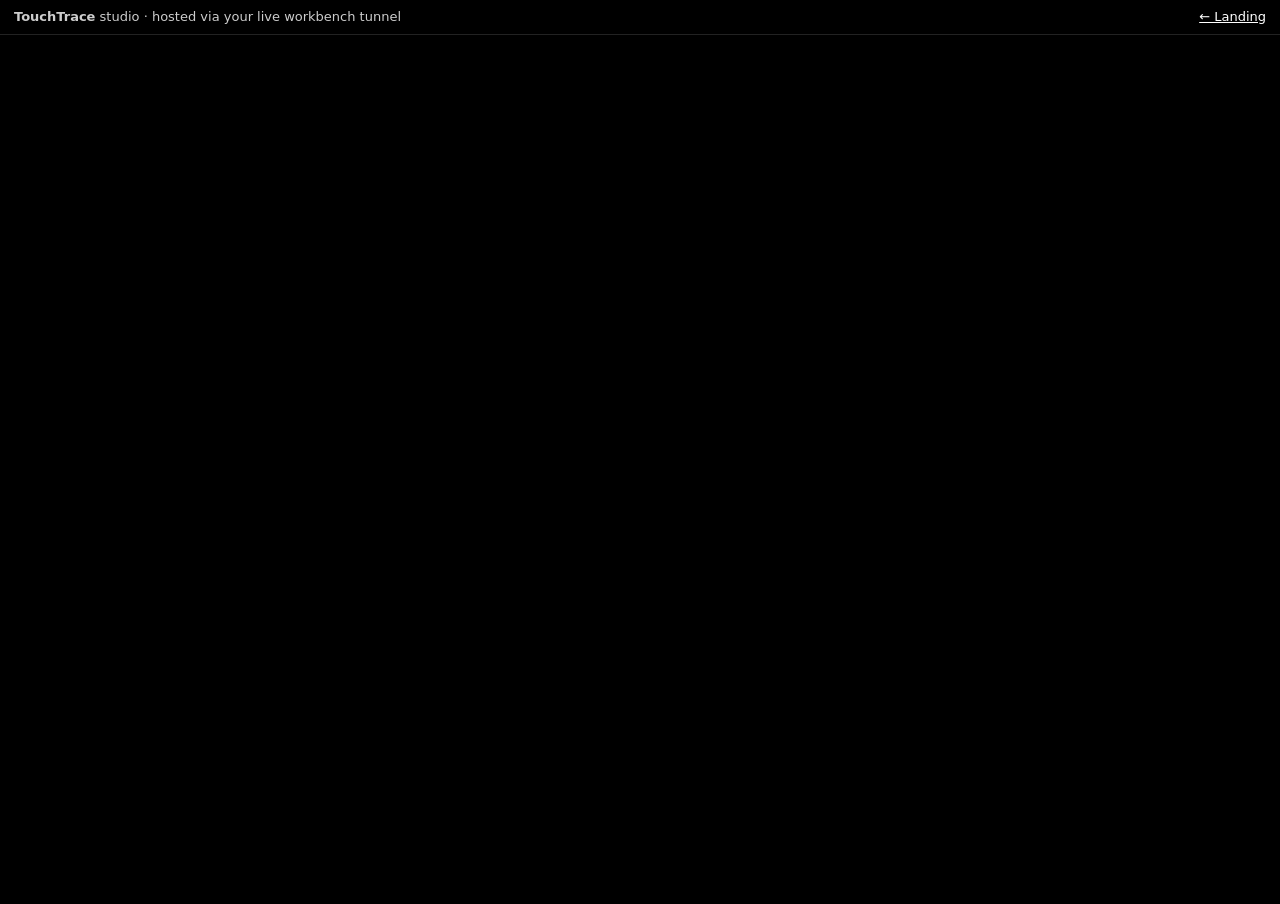
<file: workbench.html>
<!DOCTYPE html>
<html lang="en">
<head>
  <meta charset="utf-8">
  <meta name="viewport" content="width=device-width, initial-scale=1">
  <title>TouchTrace Studio</title>
  <style>
    html, body { margin: 0; height: 100%; background: #000; }
    iframe { border: 0; width: 100%; height: 100%; }
    .bar {
      position: fixed; top: 0; left: 0; right: 0; z-index: 2;
      display: flex; gap: 12px; align-items: center; justify-content: space-between;
      padding: 8px 14px; font: 13px/1.4 system-ui, sans-serif;
      background: rgba(0,0,0,.85); color: #ccc; border-bottom: 1px solid #222;
    }
    .bar a { color: #fff; }
    iframe { height: calc(100% - 40px); margin-top: 40px; }
  </style>
</head>
<body>
  <div class="bar">
    <span><strong>TouchTrace</strong> studio · hosted via your live workbench tunnel</span>
    <a href="/">← Landing</a>
  </div>
  <iframe id="studio" title="TouchTrace Streamlit workbench" allow="clipboard-read; clipboard-write"></iframe>
  <script>
    (function () {
      var q = new URLSearchParams(location.search).get('src');
      var src = q || localStorage.getItem('touchtraceWorkbenchSrc') || 'https://touchtrace-workbench.streamlit.app';
      if (q) localStorage.setItem('touchtraceWorkbenchSrc', q);
      document.getElementById('studio').src = src;
    })();
  </script>
</body>
</html>
</file>
